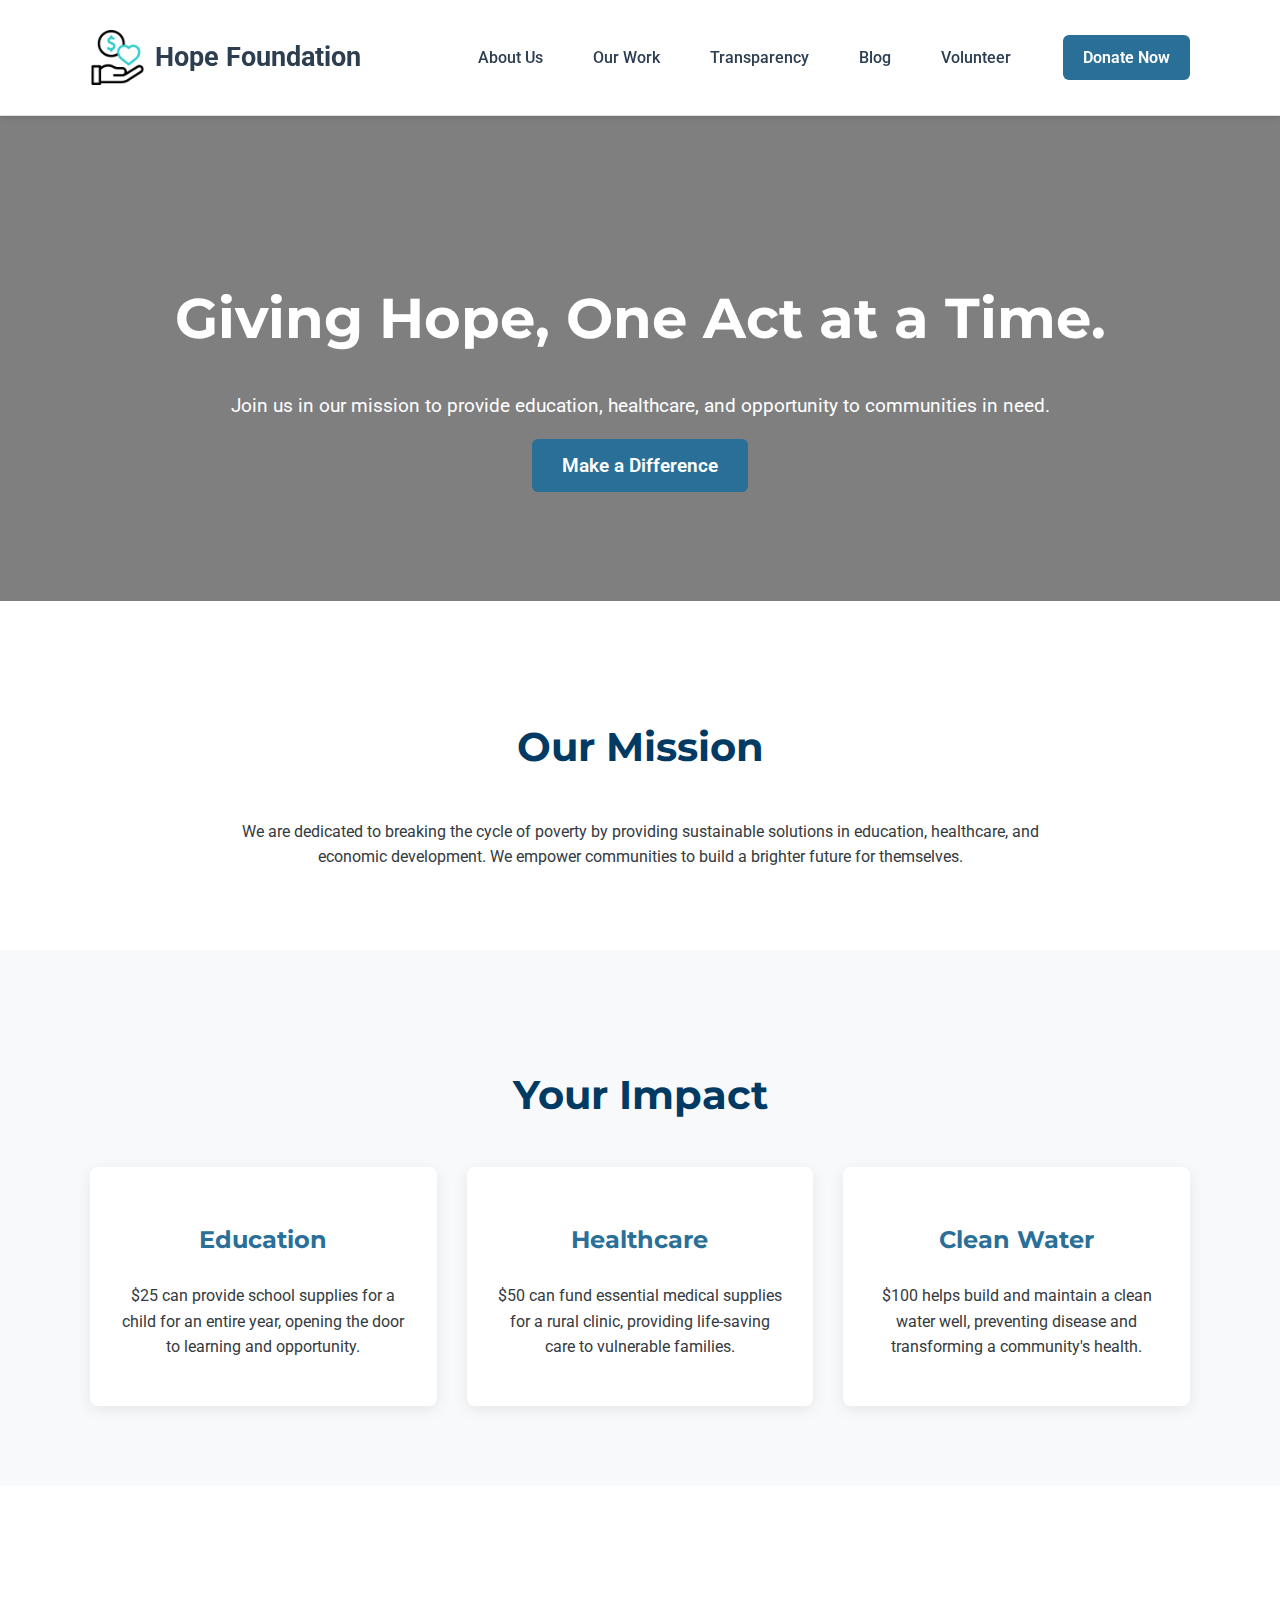
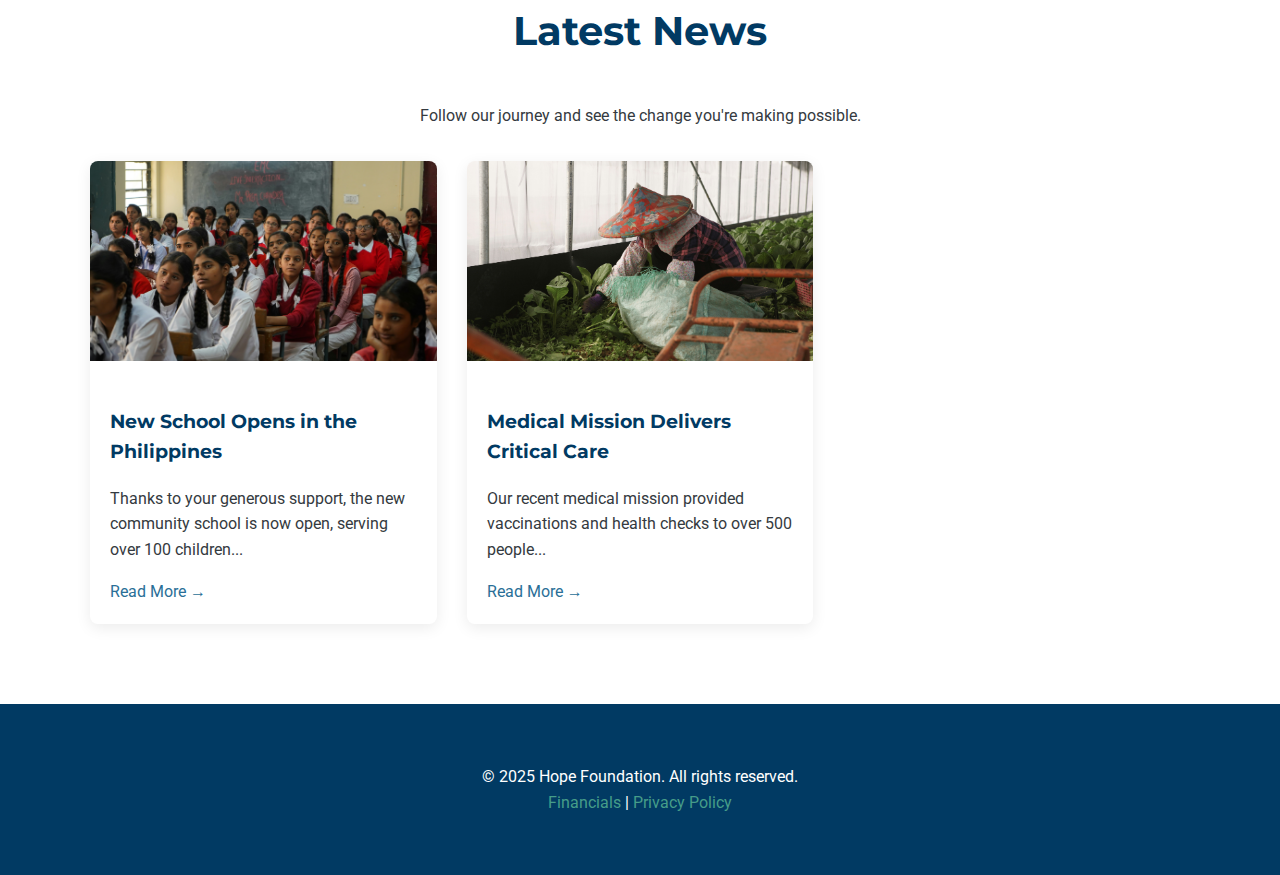
<file: index.html>
<!DOCTYPE html>
<html lang="en">
    <head>
        <meta charset="UTF-8">
        <meta name="viewport" content="width=device-width, initial-scale=1.0">
        <title>Hope Foundation - Changing Lives Together</title>
      
        <!-- Global Styles -->
        <link rel="stylesheet" href="css_file/base.css">

        <link rel="stylesheet" href="css_file/blog.css">
      
        <!-- Page-Specific Styles -->
        <link rel="stylesheet" href="css_file/home.css">
      
        <!-- Google Fonts -->
        <link href="https://fonts.googleapis.com/css2?family=Montserrat:wght@700&family=Roboto:wght@400;700&display=swap" rel="stylesheet">
      
        <!-- Font Awesome (optional if you need icons on homepage) -->
        <link rel="stylesheet" href="https://cdnjs.cloudflare.com/ajax/libs/font-awesome/6.5.1/css/all.min.css" 
              integrity="sha512-DTOQO9RWCH3ppGqcWaEA1BIZOC6xxalwEsw9c2QQeAIftl+Vegovlnee1c9QX4TctnWMn13TZye+giMm8e2LwA==" 
              crossorigin="anonymous" referrerpolicy="no-referrer" />
      </head>
      
<body>
    <header class="header">
        <div class="container navbar">
          <a href="index.html" class="logo">
            <img src="image/altruism.png" alt="Hope Foundation Logo" class="logo-img">
            <span class="logo-text">Hope Foundation</span>
          </a>
      
          <button class="nav-toggle" aria-label="toggle navigation">☰</button>
      
          <ul class="nav-links">
            <li><a href="about.html">About Us</a></li>
            <li><a href="projects.html">Our Work</a></li>
            <li><a href="transparency.html">Transparency</a></li>
            <li><a href="blog.html">Blog</a></li>
            <li><a href="volunteer.html">Volunteer</a></li>
          </ul>
      
          <a href="donate.html" class="donate-button">Donate Now</a>
        </div>
      </header>
      

    <main>
        <section class="hero">
            <div class="hero-content">
                <h1>Giving Hope, One Act at a Time.</h1>
                <p>Join us in our mission to provide education, healthcare, and opportunity to communities in need.</p>
                <a href="donate.html" class="donate-button" style="font-size: 1.2em; padding: 15px 30px;">Make a Difference</a>
            </div>
        </section>

        <section class="section">
            <div class="container">
                <h2>Our Mission</h2>
                <p style="max-width: 800px; margin: auto;">We are dedicated to breaking the cycle of poverty by providing sustainable solutions in education, healthcare, and economic development. We empower communities to build a brighter future for themselves.</p>
            </div>
        </section>

        <section class="section section-light">
            <div class="container">
                <h2>Your Impact</h2>
                <div class="grid-3">
                    <div class="grid-item">
                        <h3>Education</h3>
                        <p>$25 can provide school supplies for a child for an entire year, opening the door to learning and opportunity.</p>
                    </div>
                    <div class="grid-item">
                        <h3>Healthcare</h3>
                        <p>$50 can fund essential medical supplies for a rural clinic, providing life-saving care to vulnerable families.</p>
                    </div>
                    <div class="grid-item">
                        <h3>Clean Water</h3>
                        <p>$100 helps build and maintain a clean water well, preventing disease and transforming a community's health.</p>
                    </div>
                </div>
            </div>
        </section>

        <section class="section">
            <div class="container">
                 <h2>Latest News</h2>
                <p>Follow our journey and see the change you're making possible.</p>
                <!-- Placeholder for a couple of recent blog posts -->
                 <!-- This is the NEW, corrected code for the Home Page -->
                 <div class="blog-grid" style="margin-top: 2em;">
                    <div class="blog-card" id="blog-post-1">
                        <img src="image/blog/blog-image-1.jpg" alt="Children smiling in a classroom">
                        <div class="blog-card-content">
                            <h3>New School Opens in the Philippines</h3>
                            <p>Thanks to your generous support, the new community school is now open, serving over 100 children...</p>
                            <span class="full-content" style="display:none;">
                                This is the full, extended content for the "New School Opens" post. It could be several paragraphs long, with more details, images, etc. Lorem ipsum dolor sit amet, consectetur adipiscing elit. Sed do eiusmod tempor incididunt ut labore et dolore magna aliqua.
                            </span>
                            <a href="#" class="read-more-btn" data-target="blog-post-1">Read More &rarr;</a>
                        </div>
                    </div>
                    <div class="blog-card" id="blog-post-2">
                        <img src="image/blog/blog-image-3.jpg" alt="A volunteer helping with medical supplies">
                        <div class="blog-card-content">
                            <h3>Medical Mission Delivers Critical Care</h3>
                            <p>Our recent medical mission provided vaccinations and health checks to over 500 people...</p>
                            <span class="full-content" style="display:none;">
                                Here is the comprehensive update on the medical mission. We reached remote villages, provided essential vaccinations, and conducted health screenings for hundreds. The impact was profound. Ut enim ad minim veniam, quis nostrud exercitation ullamco laboris nisi ut aliquip ex ea commodo consequat.
                            </span>
                            <a href="#" class="read-more-btn" data-target="blog-post-2">Read More &rarr;</a>
                        </div>
                    </div>
                </div>
                </div>
            </div>
        </section>
    </main>

    <footer class="footer">
        <div class="container">
            <p>&copy; 2025 Hope Foundation. All rights reserved.</p>
            <p><a href="transparency.html">Financials</a> | <a href="#">Privacy Policy</a></p>
        </div>
    </footer>

    <script src="js/navigation.js"></script>
    <script src="js/blog-readmore.js"></script>
</body>
</html>
</file>
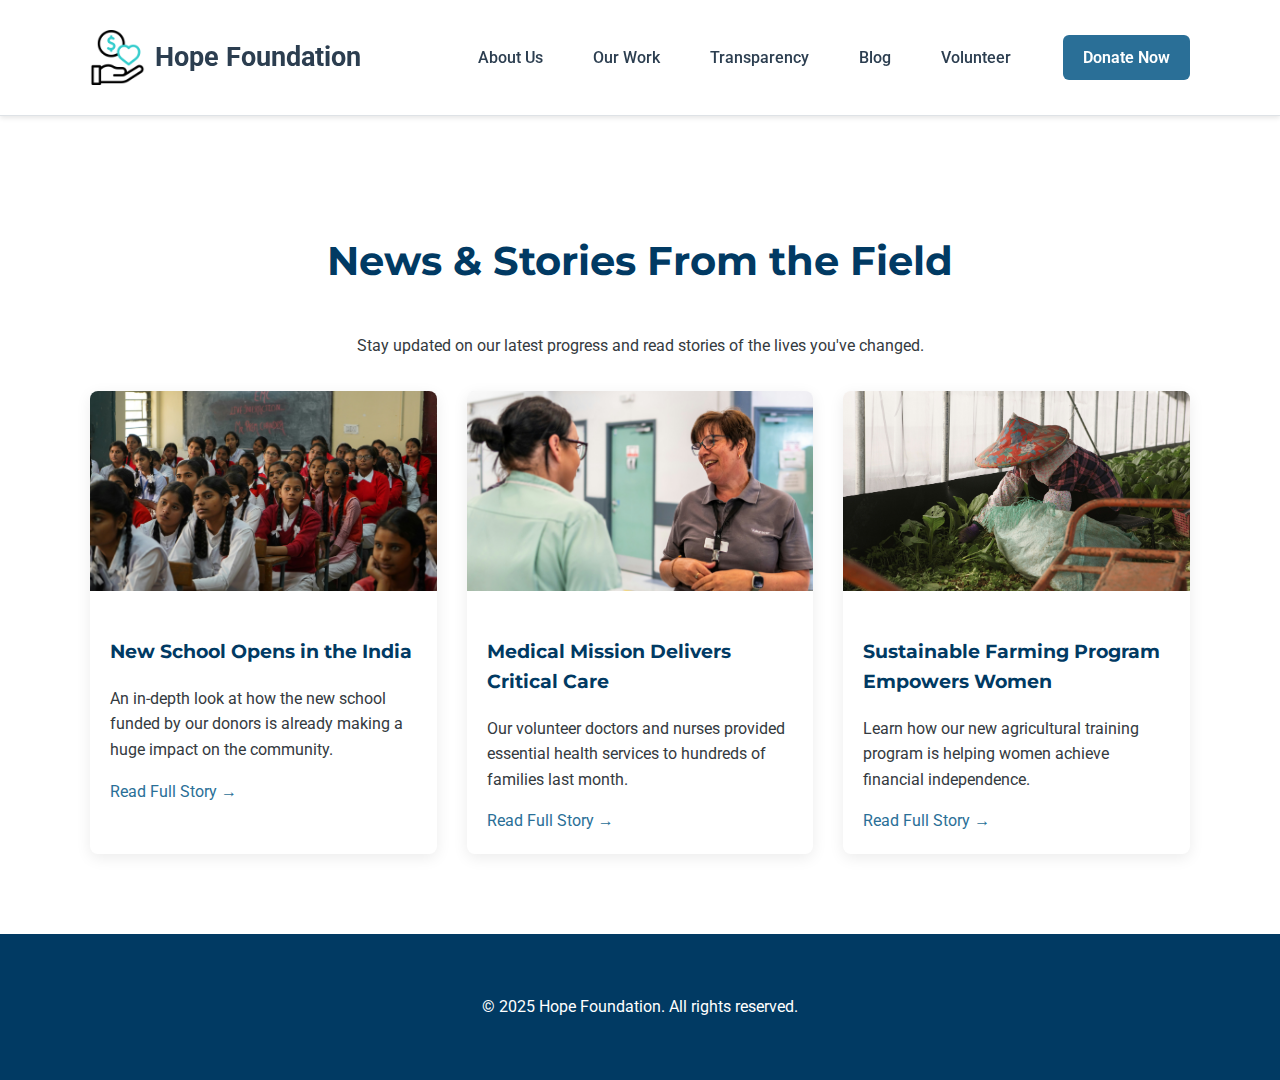
<file: blog.html>
<!-- blog.html -->
<!DOCTYPE html>
<html lang="en">
    <head>
        <meta charset="UTF-8">
        <meta name="viewport" content="width=device-width, initial-scale=1.0">
        <title>Blog - Hope Foundation</title>
      
        <!-- Global Styles -->
        <link rel="stylesheet" href="css_file/base.css">
        
        <link rel="stylesheet" href="css_file/home.css">
      
        <!-- Page-Specific Styles -->
        <link rel="stylesheet" href="css_file/blog.css">
      
        <!-- Google Fonts -->
        <link href="https://fonts.googleapis.com/css2?family=Montserrat:wght@700&family=Roboto:wght@400;700&display=swap" rel="stylesheet">
      
        <!-- Font Awesome (if you use icons in blog cards or elsewhere) -->
        <link rel="stylesheet" href="https://cdnjs.cloudflare.com/ajax/libs/font-awesome/6.5.1/css/all.min.css"
              integrity="sha512-DTOQO9RWCH3ppGqcWaEA1BIZOC6xxalwEsw9c2QQeAIftl+Vegovlnee1c9QX4TctnWMn13TZye+giMm8e2LwA=="
              crossorigin="anonymous" referrerpolicy="no-referrer" />
      </head>
      
<body>
    <header class="header">
        <div class="container navbar">
          <a href="index.html" class="logo">
            <img src="image/altruism.png" alt="Hope Foundation Logo" class="logo-img">
            <span class="logo-text">Hope Foundation</span>
          </a>
      
          <button class="nav-toggle" aria-label="toggle navigation">☰</button>
      
          <ul class="nav-links">
            <li><a href="about.html">About Us</a></li>
            <li><a href="projects.html">Our Work</a></li>
            <li><a href="transparency.html">Transparency</a></li>
            <li><a href="blog.html">Blog</a></li>
            <li><a href="volunteer.html">Volunteer</a></li>
          </ul>
      
          <a href="donate.html" class="donate-button">Donate Now</a>
        </div>
      </header>

    <main>
        <section class="section">
            <div class="container">
                <h2>News & Stories From the Field</h2>
                <p>Stay updated on our latest progress and read stories of the lives you've changed.</p>
                <!-- This is the NEW, corrected code for the Blog Page -->
<div class="blog-grid" style="margin-top: 2em;">
    <!-- Blog Post 1 -->
    <div class="blog-card">
        <!-- Path updated -->
        <img src="image/blog/blog-image-1.jpg" alt="Children in a classroom">
        <div class="blog-card-content">
            <h3>New School Opens in the India</h3>
            <p>An in-depth look at how the new school funded by our donors is already making a huge impact on the community.</p>
            <a href="#">Read Full Story &rarr;</a>
        </div>
    </div>
    <!-- Blog Post 2 -->
    <div class="blog-card">
        <!-- Path updated -->
        <img src="image/blog/blog-image-2.jpg" alt="Medical volunteer">
        <div class="blog-card-content">
            <h3>Medical Mission Delivers Critical Care</h3>
            <p>Our volunteer doctors and nurses provided essential health services to hundreds of families last month.</p>
            <a href="#">Read Full Story &rarr;</a>
        </div>
    </div>
     <!-- Blog Post 3 -->
    <div class="blog-card">
        <!-- Path updated -->
        <img src="image/blog/blog-image-3.jpg" alt="Woman farming">
        <div class="blog-card-content">
            <h3>Sustainable Farming Program Empowers Women</h3>
            <p>Learn how our new agricultural training program is helping women achieve financial independence.</p>
            <a href="#">Read Full Story &rarr;</a>
        </div>
    </div>
</div>
            </div>
        </section>
    </main>

    <footer class="footer">
        <div class="container">
            <p>&copy; 2025 Hope Foundation. All rights reserved.</p>
        </div>
    </footer>
    <script src="js/navigation.js"></script>
    <script src="js/blog-readmore.js"></script>
</body>
</html>
</file>
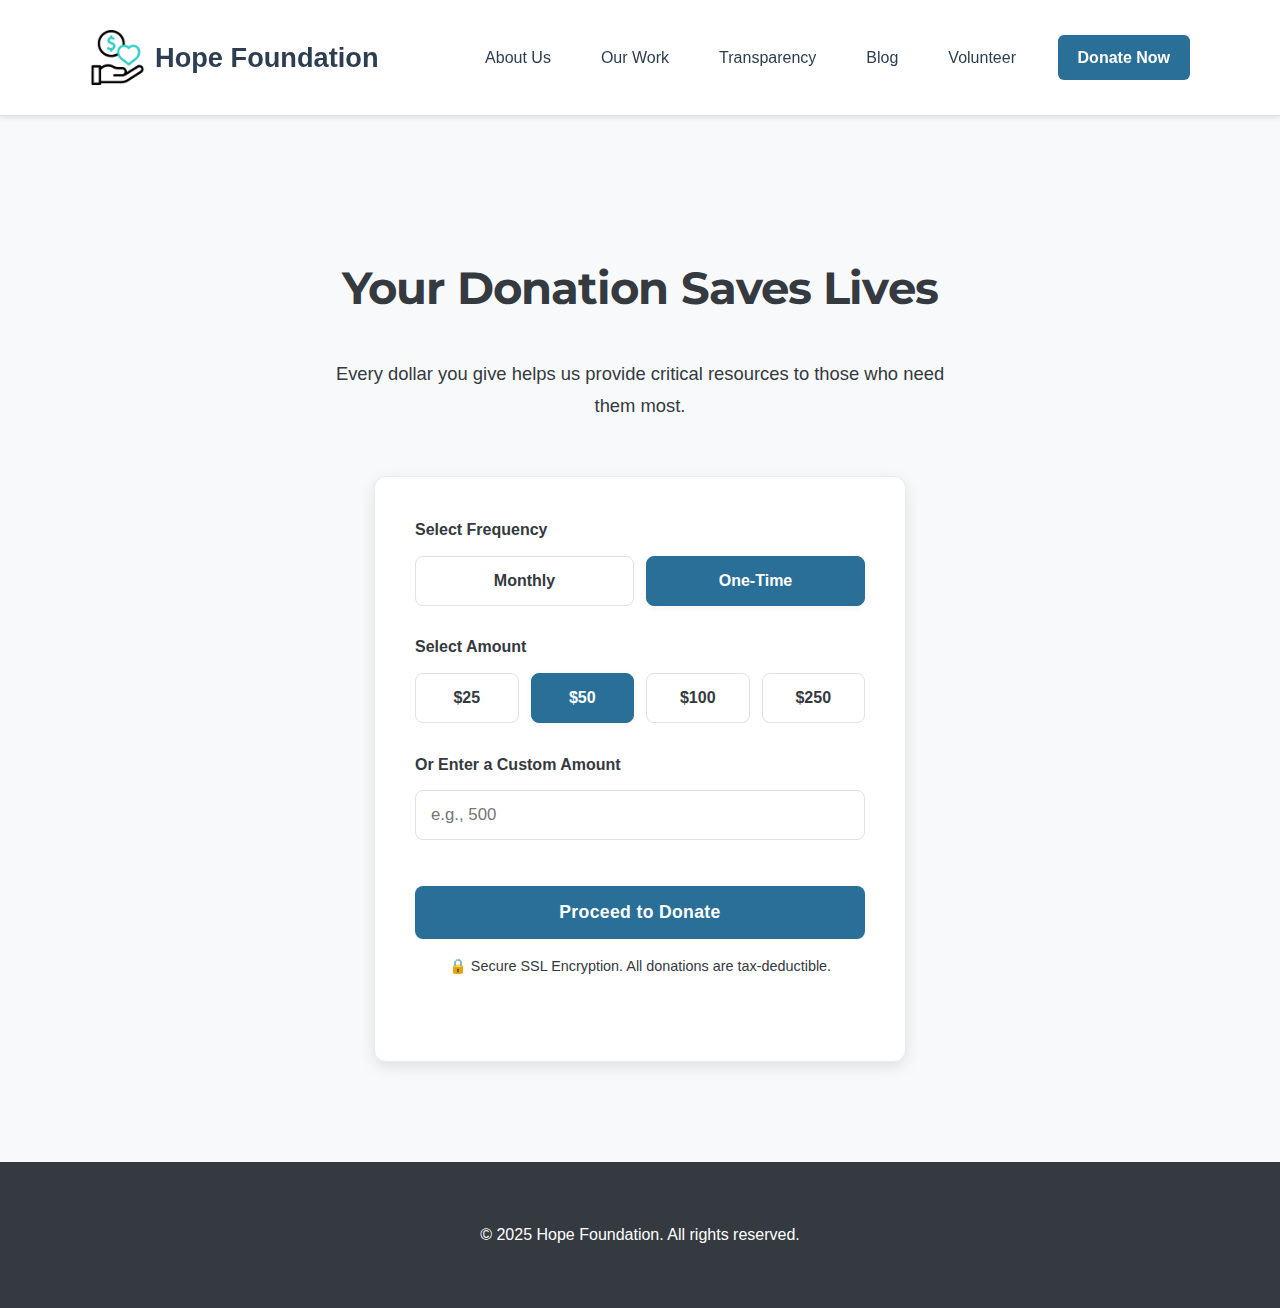
<file: donate.html>
<!-- donate.html (Updated) -->
<!DOCTYPE html>
<html lang="en">
    <head>
        <meta charset="UTF-8">
        <meta name="viewport" content="width=device-width, initial-scale=1.0">
        <title>Donate - Hope Foundation</title>
      
        <!-- Global Styles -->
        <link rel="stylesheet" href="css_file/base.css">

        <link rel="stylesheet" href="css_file/home.css">

        <link rel="stylesheet" href="css_file/about.css">
      
        <!-- Page-Specific Styles -->
        <link rel="stylesheet" href="css_file/donate.css">
      
        <!-- Google Fonts -->
        <link href="https://fonts.googleapis.com/css2?family=Montserrat:wght@700&family=Roboto:wght@400;700&display=swap" rel="stylesheet">
      
        <!-- Font Awesome (for icons if used in buttons or forms) -->
        <link rel="stylesheet" href="https://cdnjs.cloudflare.com/ajax/libs/font-awesome/6.5.1/css/all.min.css" 
              integrity="sha512-DTOQO9RWCH3ppGqcWaEA1BIZOC6xxalwEsw9c2QQeAIftl+Vegovlnee1c9QX4TctnWMn13TZye+giMm8e2LwA==" 
              crossorigin="anonymous" referrerpolicy="no-referrer" />
      </head>
      
<body>
    <header class="header">
        <div class="container navbar">
          <a href="index.html" class="logo">
            <img src="image/altruism.png" alt="Hope Foundation Logo" class="logo-img">
            <span class="logo-text">Hope Foundation</span>
          </a>
      
          <button class="nav-toggle" aria-label="toggle navigation">☰</button>
      
          <ul class="nav-links">
            <li><a href="about.html">About Us</a></li>
            <li><a href="projects.html">Our Work</a></li>
            <li><a href="transparency.html">Transparency</a></li>
            <li><a href="blog.html">Blog</a></li>
            <li><a href="volunteer.html">Volunteer</a></li>
          </ul>
      
          <a href="donate.html" class="donate-button">Donate Now</a>
        </div>
      </header>
    <main>
        <section class="section">
            <div class="container">
                <h2>Your Donation Saves Lives</h2>
                <p>Every dollar you give helps us provide critical resources to those who need them most.</p>
                <div class="form-container" id="donation-form-container">
                    <!-- Donation Frequency -->
                    <div class="form-group">
                        <label>Select Frequency</label>
                        <div class="btn-group" id="frequency-group">
                            <button type="button" class="btn-toggle">Monthly</button>
                            <button type="button" class="btn-toggle active">One-Time</button>
                        </div>
                    </div>
                    
                    <!-- Donation Amount -->
                    <div class="form-group">
                        <label>Select Amount</label>
                         <div class="btn-group" id="amount-group">
                            <button type="button" class="btn-toggle" data-amount="25">$25</button>
                            <button type="button" class="btn-toggle active" data-amount="50">$50</button>
                            <button type="button" class="btn-toggle" data-amount="100">$100</button>
                            <button type="button" class="btn-toggle" data-amount="250">$250</button>
                        </div>
                    </div>

                    <div class="form-group">
                        <label for="custom-amount">Or Enter a Custom Amount</label>
                        <input type="number" id="custom-amount" name="custom-amount" placeholder="e.g., 500">
                    </div>
                    
                    <!-- IMPORTANT: Changed this button's class -->
                    <button class="donate-button form-button btn-submit" style="margin-top: 1em;">Proceed to Donate</button>
                    
                    <p style="text-align: center; margin-top: 1em; font-size: 0.9em;">
                        🔒 Secure SSL Encryption. All donations are tax-deductible.
                    </p>
                </div>
            </div>
        </section>
    </main>

    <footer class="footer">
        <div class="container">
            <p>&copy; 2025 Hope Foundation. All rights reserved.</p>
        </div>
    </footer>
    <script src="js/navigation.js"></script>
    <script src="js/donation-form.js"></script>
</body>
</html>
</file>
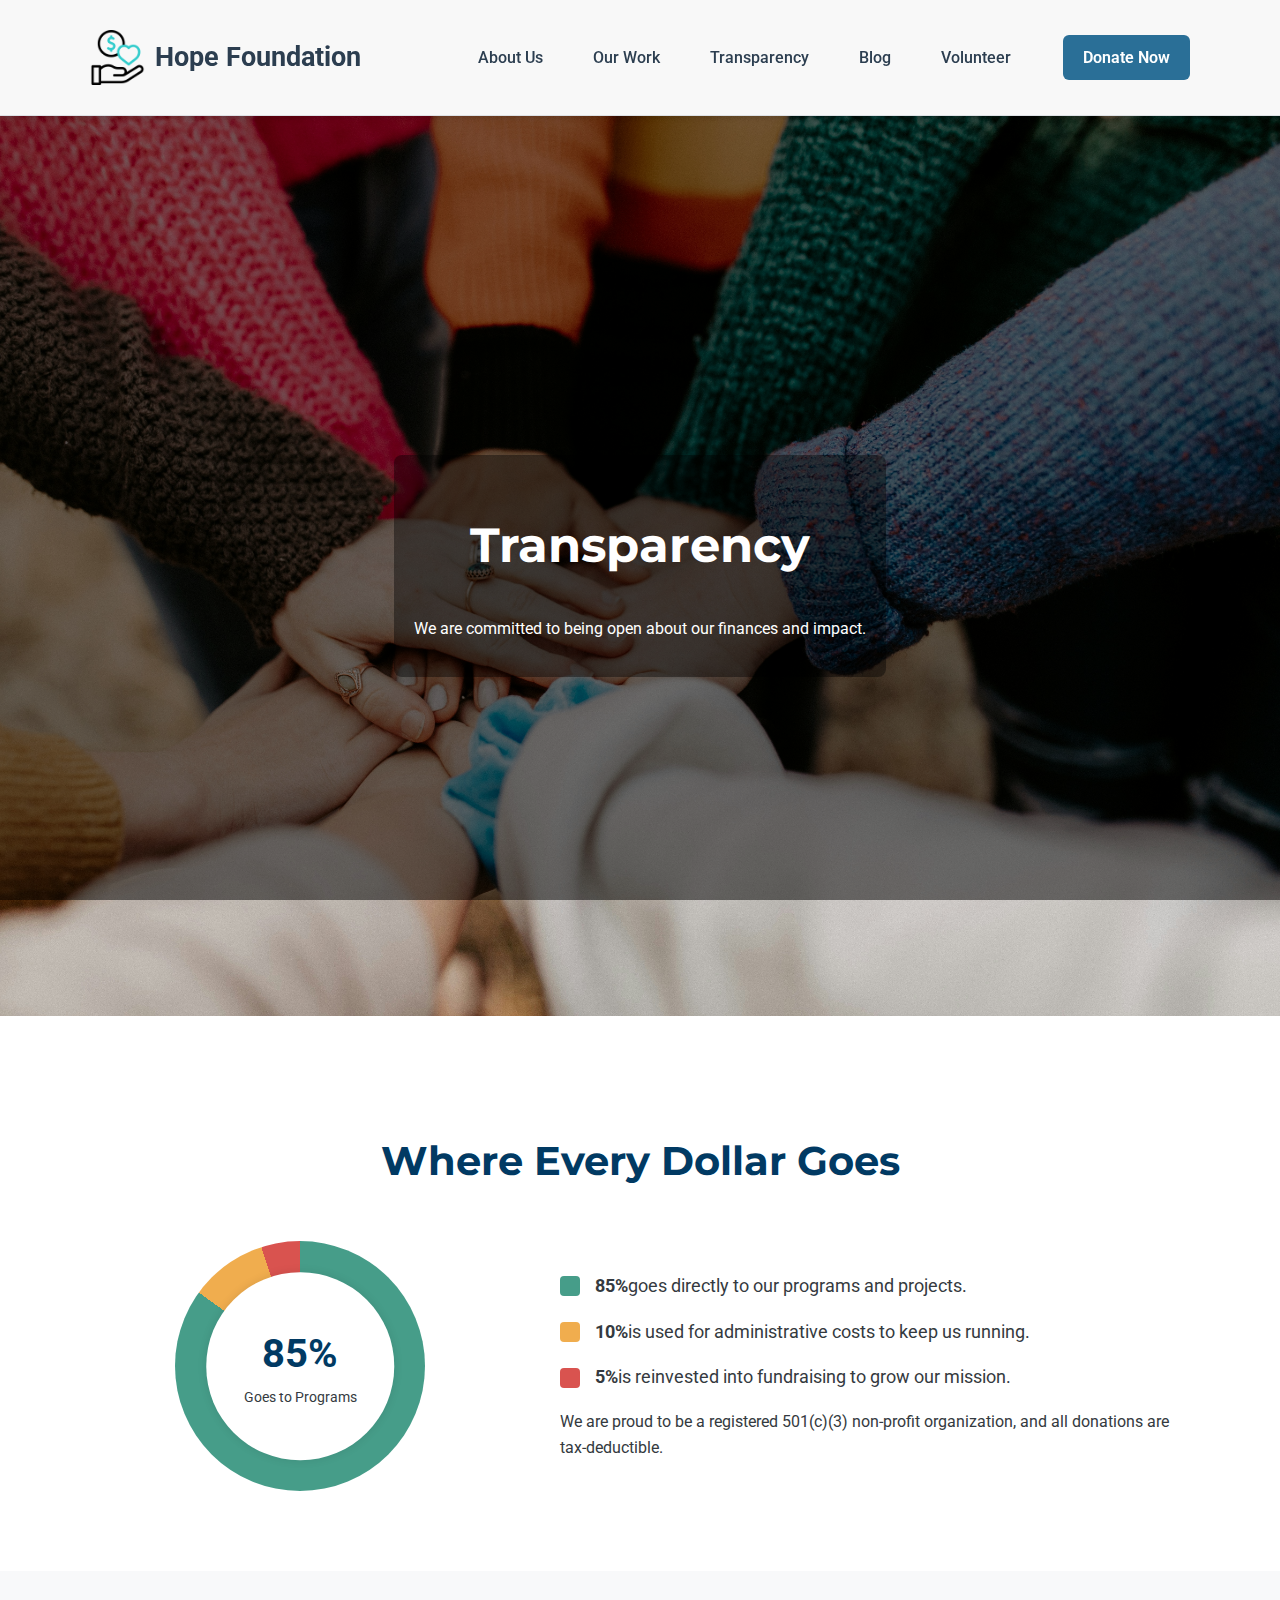
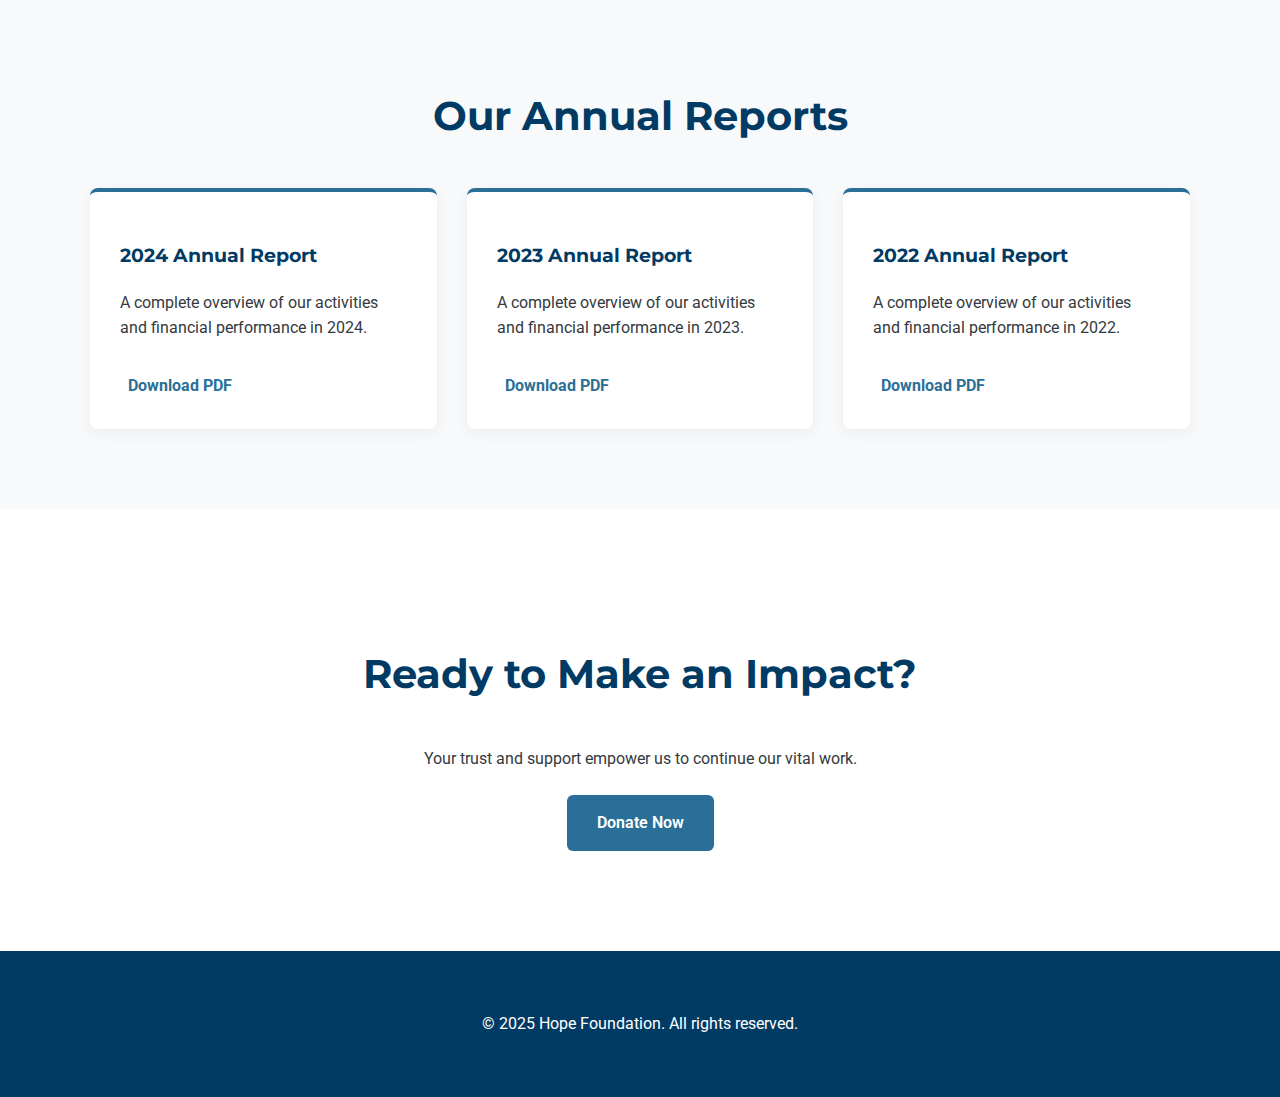
<file: transparency.html>
<!-- transparency.html (Updated & More Engaging) -->
<!DOCTYPE html>
<html lang="en">
    <head>
        <meta charset="UTF-8">
        <meta name="viewport" content="width=device-width, initial-scale=1.0">
        <title>Transparency - Hope Foundation</title>
      
        <!-- Global Styles -->
        <link rel="stylesheet" href="css_file/base.css">

        <link rel="stylesheet" href="css_file/home.css">

        <link rel="stylesheet" href="css_file/about.css">
      
        <!-- Page-Specific Styles -->
        <link rel="stylesheet" href="css_file/transparency.css">
      
        <!-- Google Fonts -->
        <link href="https://fonts.googleapis.com/css2?family=Montserrat:wght@700&family=Roboto:wght@400;700&display=swap" rel="stylesheet">
      
        <!-- Font Awesome Icon Library -->
        <link rel="stylesheet" href="https://cdnjs.cloudflare.com/ajax/libs/font-awesome/6.5.1/css/all.min.css" 
              integrity="sha512-DTOQO9RWCH3ppGqcWaEA1BIZOC6xxalwEsw9c2QQeAIftl+Vegovlnee1c9QX4TctnWMn13TZye+giMm8e2LwA==" 
              crossorigin="anonymous" referrerpolicy="no-referrer" />
      </head>
      
<body>
    <header class="header">
        <div class="container navbar">
          <a href="index.html" class="logo">
            <img src="image/altruism.png" alt="Hope Foundation Logo" class="logo-img">
            <span class="logo-text">Hope Foundation</span>
          </a>
      
          <button class="nav-toggle" aria-label="toggle navigation">☰</button>
      
          <ul class="nav-links">
            <li><a href="about.html">About Us</a></li>
            <li><a href="projects.html">Our Work</a></li>
            <li><a href="transparency.html">Transparency</a></li>
            <li><a href="blog.html">Blog</a></li>
            <li><a href="volunteer.html">Volunteer</a></li>
          </ul>
      
          <a href="donate.html" class="donate-button">Donate Now</a>
        </div>
      </header>

    <main>
        <!-- Section 1: Page Hero -->
        <section class="page-hero">
            <div class="hero-content">
              <h1>Transparency</h1>
              <p>We are committed to being open about our finances and impact.</p>
            </div>
          </section>          

        <!-- Section 2: Financial Breakdown with Chart -->
        <section class="section">
            <div class="container">
                <h2>Where Every Dollar Goes</h2>
                <div class="financial-breakdown">
                    <!-- The Visual Donut Chart -->
                    <div class="chart-container">
                        <div class="donut-chart">
                            <div class="chart-center-text">
                                <span>85%</span>
                                <p>Goes to Programs</p>
                            </div>
                        </div>
                    </div>
                    <!-- The Text Details -->
                    <div class="details-container">
                        <ul class="financial-list">
                            <li><span class="color-box program"></span><strong>85%</strong> goes directly to our programs and projects.</li>
                            <li><span class="color-box admin"></span><strong>10%</strong> is used for administrative costs to keep us running.</li>
                            <li><span class="color-box fundraising"></span><strong>5%</strong> is reinvested into fundraising to grow our mission.</li>
                        </ul>                        
                        <p>We are proud to be a registered 501(c)(3) non-profit organization, and all donations are tax-deductible.</p>
                    </div>
                </div>
            </div>
        </section>

        <!-- Section 3: Annual Reports -->
        <section class="section section-light">
            <div class="container">
                <h2>Our Annual Reports</h2>
                <div class="reports-grid">
                    <!-- Report 1 -->
                    <div class="report-card">
                        <h3>2024 Annual Report</h3>
                        <p>A complete overview of our activities and financial performance in 2024.</p>
                        <!-- Change the href to "#" and add a class for JS to target -->
                        <a href="#" class="report-download-link download-trigger" data-pdf-url="reports/annual-report-2024.pdf" data-report-title="2024 Annual Report">
                            <i class="fa-solid fa-file-arrow-down"></i> Download PDF
                        </a>
                    </div>
                    <!-- Report 2 -->
                    <div class="report-card">
                        <h3>2023 Annual Report</h3>
                        <p>A complete overview of our activities and financial performance in 2023.</p>
                        <a href="#" class="report-download-link download-trigger" data-pdf-url="reports/annual-report-2023.pdf" data-report-title="2023 Annual Report">
                            <i class="fa-solid fa-file-arrow-down"></i> Download PDF
                        </a>
                    </div>
                    <!-- Report 3 -->
                    <div class="report-card">
                        <h3>2022 Annual Report</h3>
                        <p>A complete overview of our activities and financial performance in 2022.</p>
                        <a href="#" class="report-download-link download-trigger" data-pdf-url="reports/annual-report-2022.pdf" data-report-title="2022 Annual Report">
                            <i class="fa-solid fa-file-arrow-down"></i> Download PDF
                        </a>
                    </div>
                </div>
                
                <!-- The Modal HTML Structure -->
                <div id="downloadModal" class="modal">
                    <div class="modal-content">
                        <span class="close-button">&times;</span>
                        <h2>Download Report</h2>
                        <p>Do you want to download <strong id="modalReportTitle"></strong>?</p>
                        <div class="modal-buttons">
                            <button id="confirmDownloadBtn" class="confirm-button">Download</button>
                            <button id="cancelDownloadBtn" class="cancel-button">Cancel</button>
                        </div>
                    </div>
                </div>
            </div>
        </section>
        
        <!-- Section 4: Call to Action -->
        <section class="section">
            <div class="container cta-section">
                <h2>Ready to Make an Impact?</h2>
                <p>Your trust and support empower us to continue our vital work.</p>
                <div class="cta-buttons">
                    <a href="donate.html" class="donate-button" style="padding: 15px 30px;">Donate Now</a>
                </div>
            </div>
        </section>

    </main>

    <footer class="footer">
        <div class="container">
            <p>&copy; 2025 Hope Foundation. All rights reserved.</p>
        </div>
    </footer>
    <script src="js/navigation.js"></script>
    <script src="js/modal.js"></script>
</body>
</html>
</file>
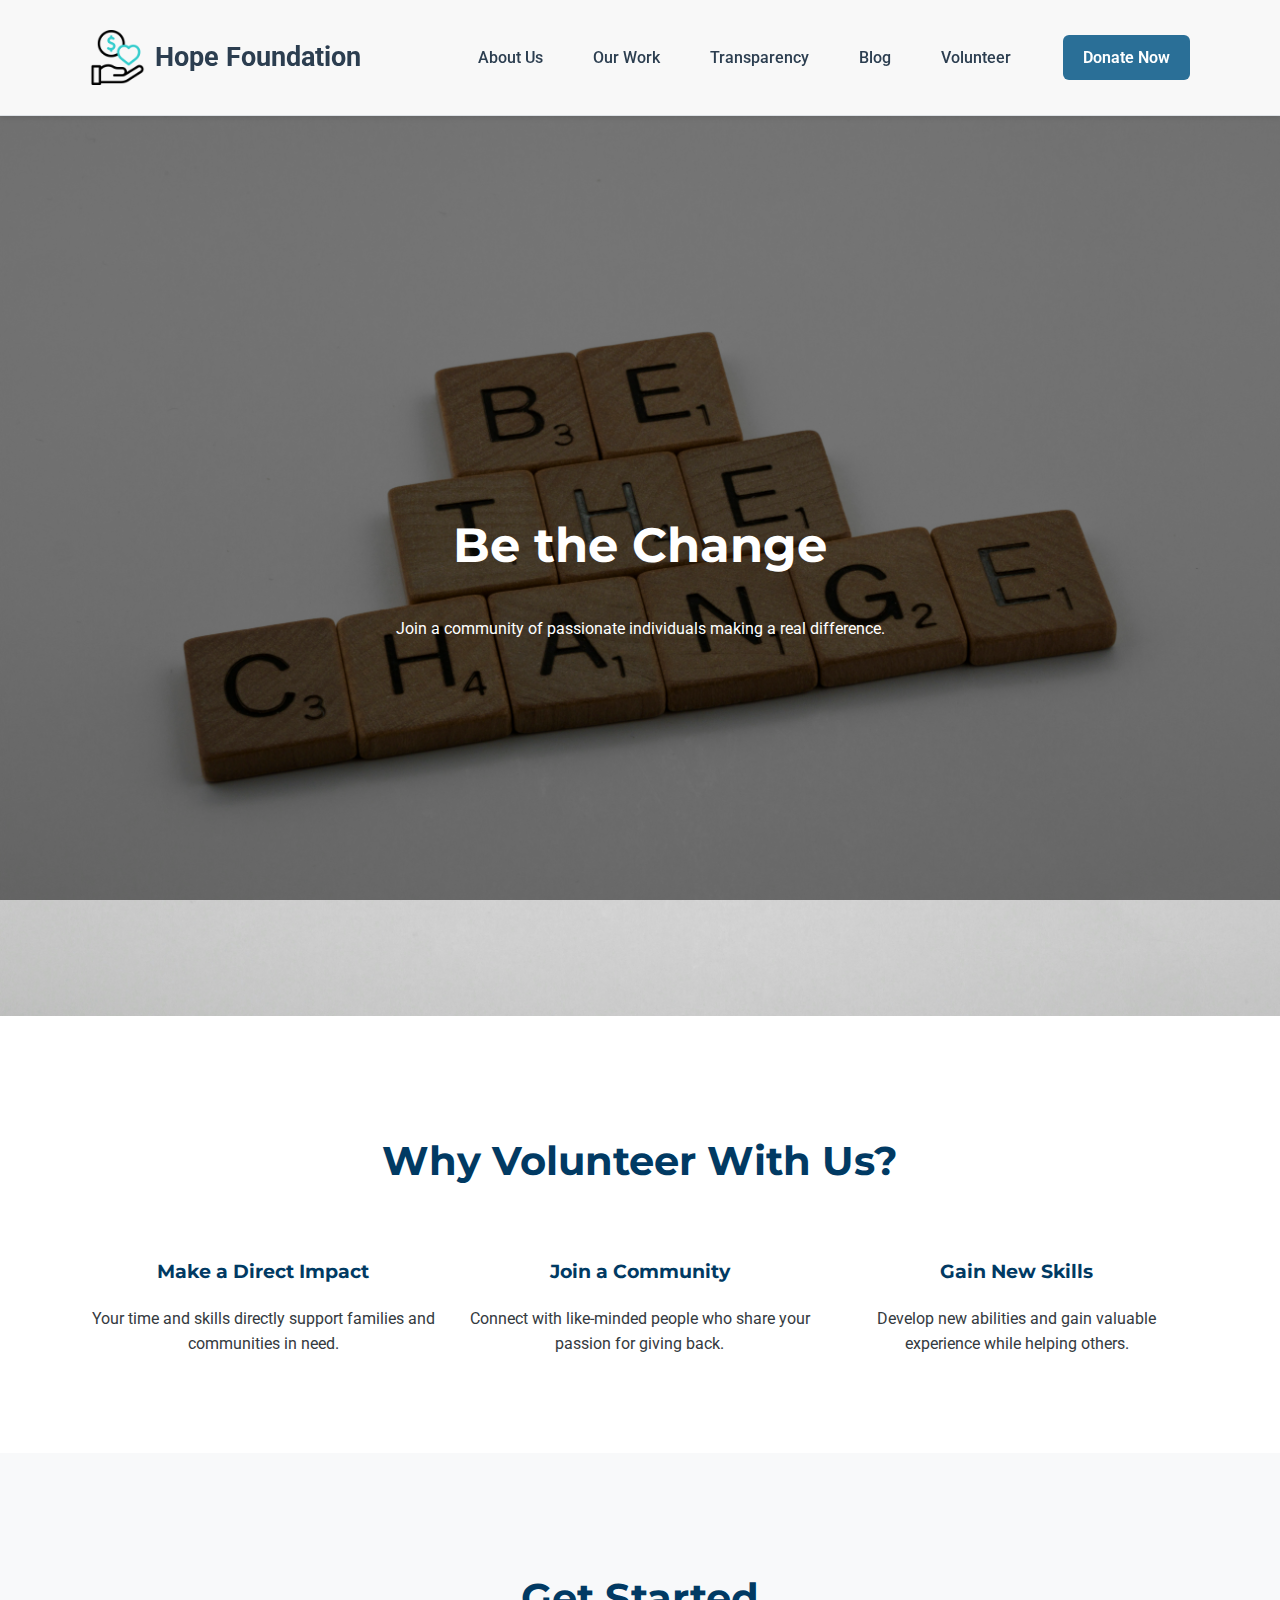
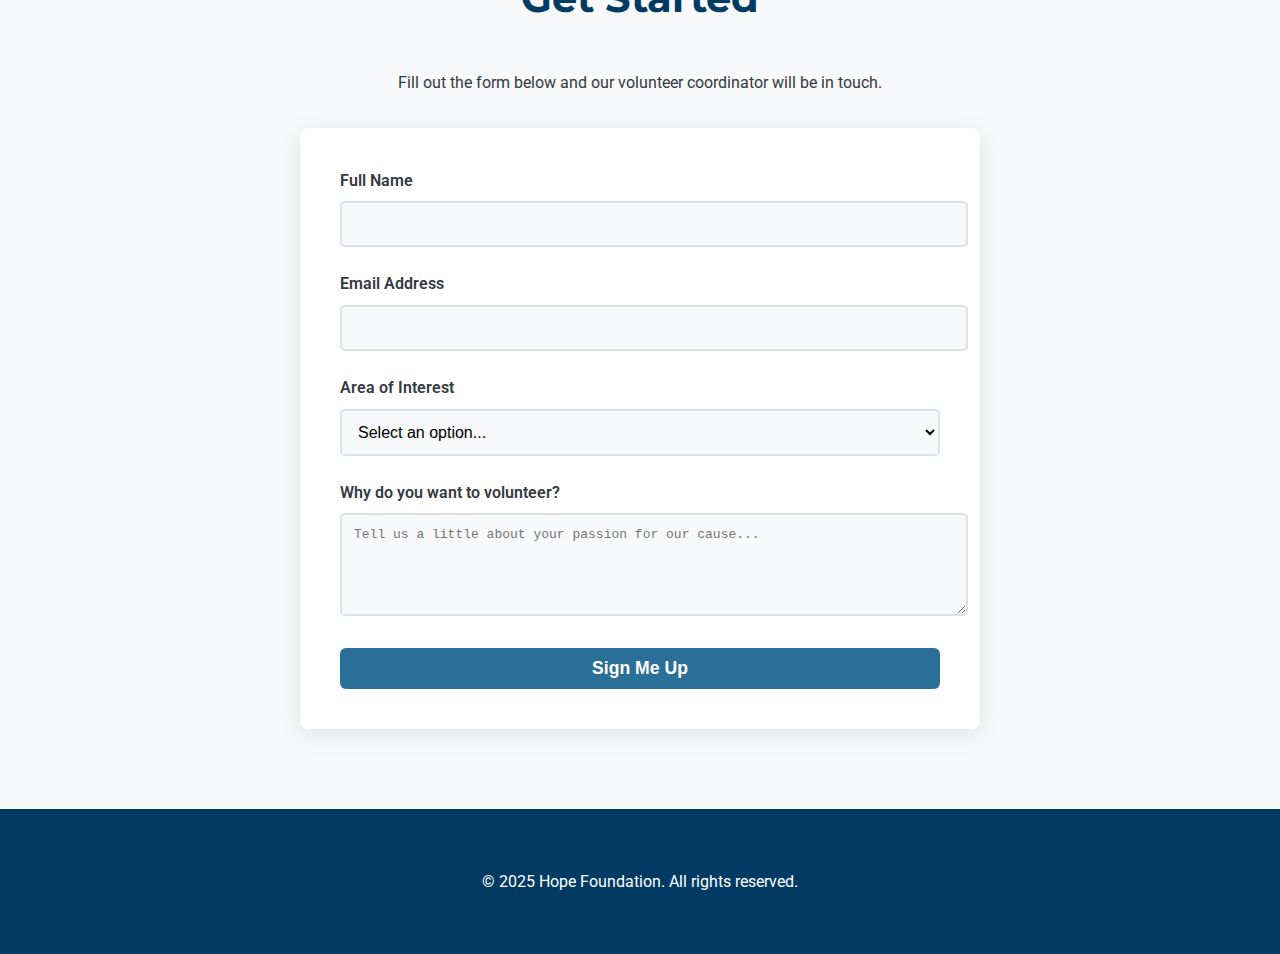
<file: volunteer.html>
<!-- volunteer.html (Updated & More Engaging) -->
<!DOCTYPE html>
<html lang="en">
    <head>
        <meta charset="UTF-8">
        <meta name="viewport" content="width=device-width, initial-scale=1.0">
        <title>Volunteer - Hope Foundation</title>
      
        <!-- Global Styles -->
        <link rel="stylesheet" href="css_file/base.css">

        <link rel="stylesheet" href="css_file/home.css">

        <link rel="stylesheet" href="css_file/about.css">
      
        <!-- Page-Specific Styles -->
        <link rel="stylesheet" href="css_file/volunteer.css">
      
        <!-- Google Fonts -->
        <link href="https://fonts.googleapis.com/css2?family=Montserrat:wght@700&family=Roboto:wght@400;700&display=swap" rel="stylesheet">
      
        <!-- Font Awesome Icon Library -->
        <link rel="stylesheet" href="https://cdnjs.cloudflare.com/ajax/libs/font-awesome/6.5.1/css/all.min.css" 
              integrity="sha512-DTOQO9RWCH3ppGqcWaEA1BIZOC6xxalwEsw9c2QQeAIftl+Vegovlnee1c9QX4TctnWMn13TZye+giMm8e2LwA==" 
              crossorigin="anonymous" referrerpolicy="no-referrer" />
      </head>
      
<body>
    <header class="header">
        <div class="container navbar">
          <a href="index.html" class="logo">
            <img src="image/altruism.png" alt="Hope Foundation Logo" class="logo-img">
            <span class="logo-text">Hope Foundation</span>
          </a>
      
          <button class="nav-toggle" aria-label="toggle navigation">☰</button>
      
          <ul class="nav-links">
            <li><a href="about.html">About Us</a></li>
            <li><a href="projects.html">Our Work</a></li>
            <li><a href="transparency.html">Transparency</a></li>
            <li><a href="blog.html">Blog</a></li>
            <li><a href="volunteer.html">Volunteer</a></li>
          </ul>
      
          <a href="donate.html" class="donate-button">Donate Now</a>
        </div>
      </header>

    <main>
        <!-- Section 1: Page Hero -->
        <section class="page-hero" style="background-image: url('image/volunteer/volunteer-hero.jpg');">
            <div class="hero-content">
                <h1>Be the Change</h1>
                <p>Join a community of passionate individuals making a real difference.</p>
            </div>
        </section>

        <!-- Section 2: Why Volunteer? -->
        <section class="section">
            <div class="container">
                <h2>Why Volunteer With Us?</h2>
                <div class="volunteer-perks-grid">
                    <div class="perk-card">
                        <div class="perk-icon"><i class="fa-solid fa-hands-holding-child"></i></div>
                        <h3>Make a Direct Impact</h3>
                        <p>Your time and skills directly support families and communities in need.</p>
                    </div>
                    <div class="perk-card">
                        <div class="perk-icon"><i class="fa-solid fa-users"></i></div>
                        <h3>Join a Community</h3>
                        <p>Connect with like-minded people who share your passion for giving back.</p>
                    </div>
                    <div class="perk-card">
                        <div class="perk-icon"><i class="fa-solid fa-brain"></i></div>
                        <h3>Gain New Skills</h3>
                        <p>Develop new abilities and gain valuable experience while helping others.</p>
                    </div>
                </div>
            </div>
        </section>
        
        <!-- Section 3: The Sign-up Form -->
        <section class="section section-light">
            <div class="container">
                <h2>Get Started</h2>
                <p>Fill out the form below and our volunteer coordinator will be in touch.</p>
                <div class="form-container styled-form">
                    <form id="volunteer-form">
                        <div class="form-group">
                            <label for="name">Full Name</label>
                            <input type="text" id="name" name="name" required>
                        </div>
                        <div class="form-group">
                            <label for="email">Email Address</label>
                            <input type="email" id="email" name="email" required>
                        </div>
                        <div class="form-group">
                            <label for="interest">Area of Interest</label>
                            <select id="interest" name="interest">
                                <option value="" disabled selected>Select an option...</option>
                                <option value="events">Events</option>
                                <option value="fundraising">Fundraising</option>
                                <option value="admin">Administrative</option>
                                <option value="field-work">Field Work (if applicable)</option>
                            </select>
                        </div>
                        <div class="form-group">
                            <label for="message">Why do you want to volunteer?</label>
                            <textarea id="message" name="message" rows="5" placeholder="Tell us a little about your passion for our cause..."></textarea>
                        </div>
                        <button type="submit" class="donate-button form-button">Sign Me Up</button>
                    </form>
                </div>
            </div>
        </section>

    </main>

    <footer class="footer">
        <div class="container">
            <p>&copy; 2025 Hope Foundation. All rights reserved.</p>
        </div>
    </footer>
    <script src="js/navigation.js"></script>
    <script src="js/volunteer-form.js"></script>
</body>
</html>
</file>
<file: css_file/base.css>
/* General Body & Typography */
:root {
    --primary-color: #2a6f97; /* A calming, trustworthy blue */
    --secondary-color: #013a63;
    --accent-color: #469d89; /* A hopeful green for buttons */
    --light-gray: #f8f9fa;
    --dark-text: #343a40;
    --light-text: #ffffff;
}

body {
    font-family: 'Segoe UI', 'Roboto', 'Helvetica Neue', Arial, sans-serif;
    margin: 0;
    color: var(--dark-text);
    line-height: 1.6;
}

h1, h2, h3, h4 {
    font-family: 'Montserrat', sans-serif; /* A modern, clean font for headings */
    color: var(--secondary-color);
    font-weight: 700;
}

p {
    margin-bottom: 1rem;
}

a {
    color: var(--primary-color);
    text-decoration: none;
}

a:hover {
    text-decoration: underline;
}

.container {
    width: 90%;
    max-width: 1100px;
    margin: 0 auto;
    padding: 20px 0;
}

/* Header & Navigation */
.header {
    background: var(--light-text);
    padding: 15px 0;
    border-bottom: 1px solid #dee2e6;
    position: sticky;
    top: 0;
    z-index: 1000;
    width: 100%;
}

.navbar {
    display: flex;
    justify-content: space-between;
    align-items: center;
}

.logo {
    font-size: 1.5em;
    font-weight: bold;
    color: var(--primary-color);
}

.nav-links {
    list-style: none;
    display: flex;
    margin: 0;
}

.nav-links li {
    margin-left: 25px;
}

.nav-links a {
    color: var(--secondary-color);
    font-weight: 600;
}

.donate-button {
    background-color: var(--accent-color);
    color: var(--light-text);
    padding: 10px 20px;
    border-radius: 5px;
    font-weight: bold;
    transition: background-color 0.3s ease;
}

.donate-button:hover {
    background-color: #3a8a7a;
    text-decoration: none;
}

.nav-toggle {
    display: none; /* Hidden on desktop */
    font-size: 24px;
    background: none;
    border: none;
    cursor: pointer;
}

/* Footer */
.footer {
    background: var(--secondary-color);
    color: var(--light-text);
    padding: 40px 0;
    text-align: center;
}
.footer p {
    margin: 0;
}
.footer a {
    color: var(--accent-color);
}

/* Responsive Design */
@media (max-width: 768px) {
    .nav-links {
        display: none;
        flex-direction: column;
        width: 100%;
        position: absolute;
        top: 60px;
        left: 0;
        background: var(--light-text);
    }
    .nav-links.active {
        display: flex;
    }
    .nav-links li {
        text-align: center;
        margin: 15px 0;
    }
    .nav-toggle {
        display: block;
    }
    .hero h1 {
        font-size: 2.5em;
    }
    .grid-3 {
        grid-template-columns: 1fr;
    }
}

/* Forms */
.form-container {
    max-width: 600px;
    margin: 0 auto;
    text-align: left;
}
.form-group {
    margin-bottom: 1.5rem;
}
.form-group label {
    display: block;
    margin-bottom: 0.5rem;
    font-weight: 600;
}
.form-group input,
.form-group textarea,
.form-group select {
    width: 100%;
    padding: 12px;
    border: 1px solid #ccc;
    border-radius: 5px;
    font-size: 1em;
}
.form-button {
    width: 100%;
    padding: 15px;
    font-size: 1.1em;
    border: none;
    cursor: pointer;
}
/* -------------------- */
/* Header & Navigation */
/* -------------------- */
.header {
    background-color: rgba(255, 255, 255, 0.95);
    box-shadow: 0 2px 5px rgba(0, 0, 0, 0.1);
    position: sticky;
    top: 0;
    z-index: 1000;
  }
  
  .navbar {
    display: flex;
    align-items: center;
    justify-content: space-between;
    padding: 15px 40px;
  }
  
  .logo {
    display: flex;
    align-items: center;
    gap: 10px;
    text-decoration: none;
  }
  
  .logo-img {
    height: 55px;
    width: auto;
  }
  
  .logo-text {
    font-size: 1.7rem;
    font-weight: 700;
    color: #2c3e50;
  }
  
  .nav-links {
    list-style: none;
    display: flex;
    gap: 25px;
  }
  
  .nav-links a {
    text-decoration: none;
    color: #2c3e50;
    font-weight: 500;
    transition: color 0.3s;
  }
  
  .nav-links a:hover {
    color: var(--primary-color, #0077cc);
  }
  
  .donate-button {
    background-color: var(--primary-color, #0077cc);
    color: white;
    padding: 10px 20px;
    border-radius: 6px;
    text-decoration: none;
    font-weight: 600;
    transition: background 0.3s;
  }
  
  .donate-button:hover {
    background-color: #005fa3;
  }
  
  /* Mobile Responsive Menu */
  .nav-toggle {
    display: none;
    font-size: 24px;
    background: none;
    border: none;
    cursor: pointer;
  }
  
  @media (max-width: 768px) {
    .nav-links {
      display: none;
      flex-direction: column;
      background: white;
      position: absolute;
      top: 70px;
      right: 30px;
      width: 200px;
      border-radius: 8px;
      box-shadow: 0 4px 8px rgba(0, 0, 0, 0.1);
    }
  
    .nav-links.active {
      display: flex;
    }
  
    .nav-toggle {
      display: block;
    }
  }
</file>
<file: css_file/blog.css>
/* Blog Post Styling */
.blog-grid {
    display: grid;
    grid-template-columns: repeat(auto-fill, minmax(300px, 1fr));
    gap: 30px;
    text-align: left;
}
.blog-card {
    background: var(--light-text);
    border-radius: 8px;
    box-shadow: 0 4px 15px rgba(0,0,0,0.08);
    overflow: hidden;
}
.blog-card img {
    width: 100%;
    height: 200px;
    object-fit: cover;
}
.blog-card-content {
    padding: 20px;
}
</file>
<file: css_file/home.css>
/* Hero Section */
.hero {
    /* We are using a URL from the web for this test */
    background: url('https://images.unsplash.com/photo-1532629345422-7515f3d16bb6') no-repeat center center/cover;
    color: var(--light-text);
    text-align: center;
    padding: 120px 20px;
    position: relative;
}

.hero::before {
    content: '';
    position: absolute;
    top: 0;
    left: 0;
    width: 100%;
    height: 100%;
    background: rgba(0, 0, 0, 0.5); /* Dark overlay for text readability */
}
.hero-content {
    position: relative;
    z-index: 2;
}
.hero h1 {
    font-size: 3.5em;
    margin-bottom: 0.5em;
    color: var(--light-text);
}
.hero p {
    font-size: 1.2em;
    margin-bottom: 1.5em;
}

/* Sections */
.section {
    padding: 60px 0;
    text-align: center;
}
.section-light {
    background-color: var(--light-gray);
}
.section h2 {
    font-size: 2.5em;
    margin-bottom: 1em;
}

/* Impact & Features Grids */
.grid-3 {
    display: grid;
    grid-template-columns: repeat(3, 1fr);
    gap: 30px;
    margin-top: 2em;
}
.grid-item {
    background: var(--light-text);
    padding: 30px;
    border-radius: 8px;
    box-shadow: 0 4px 15px rgba(0,0,0,0.08);
}
.grid-item h3 {
    font-size: 1.5em;
    color: var(--primary-color);
}
</file>
<file: css_file/about.css>
/* --- Engaging "About Us" Page Styles --- */

/* Hero section for internal pages */
.page-hero {
    height: 100vh; /* full screen section */
    display: flex;
    align-items: center;
    justify-content: center;
    text-align: center;
    color: white;
  
    /* Correct image path */
    background: url('../image/hero/hero.jpg') no-repeat center center/cover;
  }
  
.page-hero::before {
    content: '';
    position: absolute;
    top: 0; left: 0;
    width: 100%; height: 100%;
    background: rgba(0, 0, 0, 0.5); /* Dark overlay for text readability */
}
.page-hero h1 {
    font-size: 3em;
    color: var(--light-text);
}

/* Two-column layout for the story section */
.about-story {
    display: flex;
    align-items: center;
    gap: 40px;
}
.story-image {
    flex: 1; /* Takes up 1 part of the available space */
}
.story-image img {
    width: 100%;
    border-radius: 8px;
    box-shadow: 0 10px 20px rgba(0,0,0,0.1);
}
.story-content {
    flex: 1.5; /* Takes up 1.5 parts of the space, giving text more room */
    text-align: left;
}

/* Grid layout for core values */
.values-grid {
    display: grid;
    grid-template-columns: repeat(auto-fill, minmax(280px, 1fr));
    gap: 30px;
    margin-top: 2em;
}
.value-card {
    background: var(--light-text);
    padding: 30px;
    border-radius: 8px;
    box-shadow: 0 4px 15px rgba(0,0,0,0.05);
    border-top: 4px solid var(--accent-color);
}

/* Grid for the team members */
/* --- Professional "Meet the Team" Section Styles --- */

/* The grid container remains the same */
.team-grid {
    display: grid;
    grid-template-columns: repeat(auto-fill, minmax(280px, 1fr)); /* Slightly wider min-width */
    gap: 30px;
    margin-top: 2em;
}

/* The NEW Team Member Card Style */
.team-member {
    background: var(--light-text);
    padding: 30px 25px;
    border-radius: 8px;
    box-shadow: 0 5px 20px rgba(0,0,0,0.07); /* Softer, more professional shadow */
    text-align: center;
    transition: transform 0.3s ease, box-shadow 0.3s ease; /* Smooth transition for hover */
}

/* The card "lift" effect on hover */
.team-member:hover {
    transform: translateY(-8px);
    box-shadow: 0 12px 25px rgba(0,0,0,0.1);
}

/* Polished styling for the team member image */
.team-member img {
    width: 140px;
    height: 140px;
    border-radius: 50%;
    object-fit: cover;
    margin-bottom: 1.5em;
    border: 4px solid var(--light-text);
    /* Creates a subtle, colored outer ring that matches the brand */
    box-shadow: 0 0 0 4px var(--accent-color);
}

.team-member h3 {
    margin-bottom: 0.25em;
    color: var(--primary-color);
}

/* Styling for the new title, bio, and social links */
.team-title {
    color: #777;
    font-style: italic;
    margin-top: -5px; /* Pulls the title closer to the name */
    margin-bottom: 1em;
}

.team-bio {
    font-size: 0.9em;
    color: #555;
    line-height: 1.5;
    margin-bottom: 1.5em;
    min-height: 90px; /* Helps align cards with different text lengths */
}

.team-social-links {
    display: flex;
    justify-content: center;
    gap: 20px;
}

.team-social-links a {
    color: var(--primary-color);
    font-size: 20px;
    transition: color 0.3s ease;
}

.team-social-links a:hover {
    color: var(--accent-color);
}

/* Final Call to Action section */
.cta-section {
    padding: 40px;
}
.cta-buttons {
    display: flex;
    justify-content: center;
    gap: 20px;
    margin-top: 1.5em;
}

/* Responsive adjustments for the About page */
@media (max-width: 768px) {
    .about-story {
        flex-direction: column; /* Stacks the image and text on mobile */
    }
    .story-content {
        text-align: center;
    }
    .page-hero h1 {
        font-size: 2.5em;
    }
}

/* --- Styling for the new Value Icons --- */

.value-card {
    /* We make the card a flex container to center its content */
    display: flex;
    flex-direction: column;
    align-items: center;
    text-align: center; /* Center the text inside the card */
}

.value-icon {
    /* This creates the colored circle behind the icon */
    background-color: var(--accent-color);
    width: 80px;
    height: 80px;
    border-radius: 50%; /* Makes the container a perfect circle */
    margin-bottom: 1.5em; /* Adds space below the circle */
    display: flex;
    align-items: center;
    justify-content: center;
    transition: transform 0.3s ease;
}

.value-card:hover .value-icon {
    transform: scale(1.1) rotate(10deg); /* Fun hover effect */
}

.value-icon i {
    /* This styles the icon itself (the 'i' tag) */
    color: var(--light-text); /* White icon color */
    font-size: 36px; /* Makes the icon larger */
}
</file>
<file: css_file/donate.css>
/* --- Variables (ensure these are defined globally in your project) --- */
:root {
    --primary-color: #2a6f97; /* Example: A vibrant blue */
    --secondary-color: #343a40; /* Example: Dark charcoal */
    --accent-color: #2a6f97; /* Example: A strong green for action */
    --light-gray: #f8f9fa; /* Very light background */
    --medium-gray: #e9ecef; /* Slightly darker gray for subtle elements */
    --dark-text: #343a40;
    --light-text: #ffffff;
    --border-color: #dee2e6; /* Clean, subtle border */
    --font-family-sans: 'Inter', sans-serif; /* Modern sans-serif font */
    --shadow-light: 0 2px 8px rgba(0, 0, 0, 0.05);
    --shadow-medium: 0 5px 15px rgba(0, 0, 0, 0.1);
}

/* General Body and Typography (assuming these exist and are modern) */
body {
    font-family: var(--font-family-sans);
    color: var(--dark-text);
    line-height: 1.6;
}

/* --- Donation Form Specific Styles --- */

.section {
    padding: 80px 20px; /* More generous vertical padding */
    background-color: var(--light-gray);
    display: flex; /* Use flexbox for centering content */
    flex-direction: column;
    align-items: center;
    justify-content: center;
}

.section h2 {
    text-align: center;
    margin-bottom: 0.75em; /* Slightly more space */
    font-size: 2.8em; /* A bit larger and more impactful */
    color: var(--secondary-color);
    font-weight: 700;
    letter-spacing: -0.02em; /* Tighter letter spacing for modern feel */
}

.section p {
    text-align: center;
    font-size: 1.15em; /* Slightly larger, easier to read */
    margin-bottom: 3em; /* More space before the form */
    color: var(--dark-text);
    max-width: 650px; /* Optimized width for readability */
    margin-left: auto;
    margin-right: auto;
    line-height: 1.7;
}

.form-container {
    max-width: 450px; /* More compact for focus */
    width: 100%; /* Ensure it takes full width up to max-width */
    margin: 0 auto;
    padding: 40px; /* Increased padding inside */
    background-color: var(--light-text);
    border-radius: 12px; /* Softer, more modern corners */
    box-shadow: var(--shadow-medium); /* Clearer, single shadow */
    text-align: left;
    border: 1px solid var(--medium-gray); /* Subtle border for definition */
}

.form-group {
    margin-bottom: 1.8rem; /* More vertical space between groups */
}

.form-group label {
    display: block;
    margin-bottom: 0.8rem;
    font-weight: 600; /* Slightly less bold, modern feel */
    color: var(--dark-text);
    font-size: 1em; /* Standard size */
}

.form-group input[type="number"] {
    width: 100%;
    padding: 14px 15px; /* More generous padding */
    border: 1px solid var(--border-color); /* Clean border */
    border-radius: 8px; /* Softer input corners */
    font-size: 1.05em;
    color: var(--dark-text);
    box-sizing: border-box;
    transition: border-color 0.2s ease, box-shadow 0.2s ease;
}

.form-group input[type="number"]:focus {
    border-color: var(--primary-color);
    outline: none;
    box-shadow: 0 0 0 3px rgba(0, 123, 255, 0.25); /* Subtle focus ring */
}

/* Ensure the button group also aligns and sizes consistently */
.btn-group {
    display: grid;
    grid-template-columns: repeat(auto-fit, minmax(80px, 1fr)); /* More flexible grid */
    gap: 12px; /* Increased gap */
    margin-bottom: 1.8rem; /* Space below button group */
}

.btn-toggle {
    background-color: var(--light-text);
    border: 1px solid var(--border-color); /* Consistent border style */
    color: var(--dark-text);
    padding: 15px 10px;
    font-size: 1em;
    font-weight: 600;
    font-family: var(--font-family-sans);
    border-radius: 8px; /* Consistent rounded corners */
    cursor: pointer;
    transition: all 0.2s ease-in-out;
    box-sizing: border-box;
    text-align: center;
    white-space: nowrap; /* Prevent text wrapping */
}

.btn-toggle:hover {
    border-color: var(--primary-color);
    background-color: var(--medium-gray);
    color: var(--primary-color);
}

.btn-toggle.active {
    background-color: var(--primary-color);
    color: var(--light-text);
    border-color: var(--primary-color);
    box-shadow: var(--shadow-light); /* Subtle shadow when active */
}

.btn-toggle:focus-visible {
    outline: 3px solid var(--primary-color);
    outline-offset: 2px;
    border-color: var(--primary-color); /* Ensure border also reflects focus */
}

.donate-button.form-button {
    margin-top: 2.5em; /* More prominent separation */
    width: 100%;
    padding: 16px; /* Larger, more inviting button */
    font-size: 1.1em;
    border: none;
    cursor: pointer;
    background-color: var(--accent-color);
    color: var(--light-text);
    border-radius: 8px;
    font-weight: 700;
    letter-spacing: 0.02em;
    transition: background-color 0.3s ease, transform 0.2s ease, box-shadow 0.3s ease;
}

.donate-button.form-button:hover {
    background-color: #218838; /* Slightly darker green */
    transform: translateY(-3px); /* More pronounced lift */
    box-shadow: 0 6px 15px rgba(0,0,0,0.15);
}

.donate-button.form-button:active {
    transform: translateY(0); /* Press effect */
    box-shadow: var(--shadow-light);
}

.form-container .secure-message { /* Added a class for specific targeting */
    text-align: center;
    margin-top: 2em; /* More vertical space */
    font-size: 0.85em;
    color: #6c757d;
    display: flex; /* Use flex for icon alignment */
    align-items: center;
    justify-content: center;
    gap: 8px; /* Space between icon and text */
}

/* Optional: Add an icon for the secure message */
.form-container .secure-message::before {
    content: '🔒'; /* Lock emoji, or replace with an SVG icon */
    font-size: 1em;
    line-height: 1; /* Ensure proper alignment */
    color: #6c757d;
}

@media (max-width: 600px) { /* Adjusted breakpoint */
    .section {
        padding: 50px 15px;
    }

    .section h2 {
        font-size: 2.2em;
    }

    .section p {
        font-size: 1em;
        margin-bottom: 2em;
    }

    .form-container {
        padding: 25px;
        border-radius: 10px;
    }

    .btn-group {
        grid-template-columns: repeat(2, 1fr); /* 2 columns on small screens */
        gap: 10px;
    }

    .donate-button.form-button {
        padding: 14px;
        font-size: 1em;
    }
}

/* Very small screens: stack buttons */
@media (max-width: 400px) {
    .btn-group {
        grid-template-columns: 1fr;
    }
}
</file>
<file: css_file/transparency.css>
/* Transparency Hero Section */
.page-hero {
    height: 100vh; /* full screen section */
    display: flex;
    align-items: center;
    justify-content: center;
    text-align: center;
    color: white;
  
    /* Correct relative path: css → image/hero/hero.jpg */
    background: url('../image/hero/hero.jpg') no-repeat center center/cover;
  }
  
  .page-hero .hero-content {
    max-width: 800px;
    margin: 0 auto;
    padding: 20px;
    background: rgba(0,0,0,0.4); /* optional dark overlay so text is readable */
    border-radius: 8px;
  }
  

/* Layout for the financial chart and details */
.financial-breakdown {
    display: flex;
    align-items: center;
    gap: 50px;
    margin-top: 3em;
}
.chart-container {
    flex: 1;
}
.details-container {
    flex: 1.5;
    text-align: left;
}

/* The Donut Chart (Pure CSS) */
.donut-chart {
    width: 250px;
    height: 250px;
    border-radius: 50%;
    margin: 0 auto;
    position: relative;
    /* This gradient creates the colored sections */
    background: conic-gradient(
        var(--accent-color) 0% 85%, /* 85% for Programs */
        #f0ad4e 85% 95%,            /* 10% for Admin (orange) */
        #d9534f 95% 100%             /* 5% for Fundraising (red) */
    );
}
.chart-center-text {
    /* This creates the "hole" in the middle */
    position: absolute;
    top: 50%;
    left: 50%;
    transform: translate(-50%, -50%);
    background: var(--light-text);
    width: 75%;
    height: 75%;
    border-radius: 50%;
    display: flex;
    flex-direction: column;
    align-items: center;
    justify-content: center;
    text-align: center;
    box-shadow: 0 0 10px rgba(0,0,0,0.1);
}
.chart-center-text span {
    font-size: 2.5em;
    font-weight: 700;
    color: var(--secondary-color);
}
.chart-center-text p {
    font-size: 0.9em;
    margin: 0;
    padding: 0 5px;
}

/* Legend for the financial list */
.financial-list {
    list-style: none;
    padding: 0;
}
.financial-list li {
    margin-bottom: 1em;
    font-size: 1.1em;
    display: flex;
    align-items: center;
}
.color-box {
    width: 20px;
    height: 20px;
    border-radius: 4px;
    margin-right: 15px;
    flex-shrink: 0;
}
.color-box.program { background-color: var(--accent-color); }
.color-box.admin { background-color: #f0ad4e; }
.color-box.fundraising { background-color: #d9534f; }

/* Styling for the Annual Report cards */
.reports-grid {
    display: grid;
    grid-template-columns: repeat(auto-fill, minmax(280px, 1fr));
    gap: 30px;
    margin-top: 2em;
}
.report-card {
    background: var(--light-text);
    padding: 30px;
    border-radius: 8px;
    box-shadow: 0 4px 15px rgba(0,0,0,0.05);
    border-top: 4px solid var(--primary-color);
    text-align: left;
}
.report-download-link {
    display: inline-block;
    margin-top: 1em;
    font-weight: bold;
    color: var(--primary-color);
}
.report-download-link i {
    margin-right: 8px;
}

/* Responsive adjustments for the Transparency page */
@media (max-width: 768px) {
    .financial-breakdown {
        flex-direction: column; /* Stacks the chart and text on mobile */
    }
    .details-container {
        text-align: center;
        margin-top: 30px;
    }
}

/* Modern Modal Styles */
.modal {
    display: none; /* Hidden by default */
    position: fixed; /* Stay in place */
    z-index: 1000; /* Sit on top of everything else */
    left: 0;
    top: 0;
    width: 100%; /* Full width */
    height: 100%; /* Full height */
    background-color: rgba(0, 0, 0, 0.6); /* Slightly darker, softer overlay */
    backdrop-filter: blur(5px); /* Modern blur effect on background */
    justify-content: center; /* Center horizontally with flex */
    align-items: center; /* Center vertically with flex */
    opacity: 0; /* Start invisible for animation */
    transition: opacity 0.3s ease-in-out; /* Smooth fade-in */
}

/* When modal is active, make it visible */
.modal.active {
    display: flex;
    opacity: 1;
}

.modal-content {
    background-color: #ffffff; /* Clean white background */
    padding: 30px 40px; /* More generous padding */
    border-radius: 12px; /* Softer, more modern rounded corners */
    box-shadow: 0 10px 30px rgba(0, 0, 0, 0.2); /* Deeper, softer shadow */
    width: 90%;
    max-width: 480px; /* Slightly narrower for a more focused feel */
    position: relative;
    text-align: center;
    transform: translateY(-20px); /* Start slightly above for a subtle drop-in effect */
    opacity: 0; /* Start invisible for animation */
    transition: transform 0.3s ease-in-out, opacity 0.3s ease-in-out; /* Smooth transition for content */
}

/* When modal is active, animate content into view */
.modal.active .modal-content {
    transform: translateY(0);
    opacity: 1;
}


.modal-content h2 {
    margin-top: 0;
    margin-bottom: 15px;
    color: #2c3e50; /* Darker, more serious heading color */
    font-size: 1.8em; /* Slightly larger heading */
    font-weight: 600; /* Bolder heading */
}

.modal-content p {
    font-size: 1.05em; /* Slightly larger body text */
    color: #34495e; /* Softer body text color */
    line-height: 1.5;
    margin-bottom: 25px;
}

.modal-content p strong {
    color: #2c3e50; /* Make the strong text stand out */
}

.close-button {
    color: #95a5a6; /* Softer close button color */
    position: absolute;
    top: 15px;
    right: 20px;
    font-size: 32px; /* Larger 'X' for better tap targets */
    font-weight: 300; /* Lighter weight for a modern look */
    cursor: pointer;
    transition: color 0.2s ease; /* Smooth color change on hover */
}

.close-button:hover,
.close-button:focus {
    color: #34495e; /* Darker on hover */
}

.modal-buttons {
    margin-top: 25px; /* More space above buttons */
    display: flex;
    justify-content: center;
    gap: 15px;
}

.modal-buttons button {
    padding: 12px 30px; /* More padding for bigger buttons */
    font-size: 1.05em;
    border: none;
    border-radius: 8px; /* Slightly more rounded buttons */
    cursor: pointer;
    transition: all 0.2s ease-in-out; /* Smooth transitions for hover effects */
    font-weight: 500;
}

.confirm-button {
    background-color: #28a745; /* Success green */
    color: white;
    box-shadow: 0 4px 10px rgba(40, 167, 69, 0.2); /* Subtle shadow for action button */
}

.confirm-button:hover {
    background-color: #218838; /* Darker green on hover */
    transform: translateY(-2px); /* Slight lift on hover */
    box-shadow: 0 6px 15px rgba(40, 167, 69, 0.3);
}

.cancel-button {
    background-color: #6c757d; /* Muted gray for cancel */
    color: white;
    box-shadow: 0 4px 10px rgba(108, 117, 125, 0.2);
}

.cancel-button:hover {
    background-color: #5a6268; /* Darker gray on hover */
    transform: translateY(-2px); /* Slight lift on hover */
    box-shadow: 0 6px 15px rgba(108, 117, 125, 0.3);
}
</file>
<file: css_file/volunteer.css>
/* Grid for the "Why Volunteer" perks */
.volunteer-perks-grid {
    display: grid;
    grid-template-columns: repeat(auto-fill, minmax(280px, 1fr));
    gap: 30px;
    margin-top: 2em;
}
.perk-card {
    text-align: center;
}
.perk-icon {
    color: var(--accent-color);
    font-size: 48px;
    margin-bottom: 0.5em;
}

/* Enhanced styling for the form container */
.styled-form {
    background: var(--light-text);
    padding: 40px;
    border-radius: 8px;
    box-shadow: 0 5px 25px rgba(0,0,0,0.1);
    margin-top: 2em;
}

/* Minor improvements for form inputs */
#volunteer-form input,
#volunteer-form textarea,
#volunteer-form select {
    background-color: #f8f9fa;
    border: 2px solid #dee2e6;
    transition: border-color 0.3s ease;
}

#volunteer-form input:focus,
#volunteer-form textarea:focus,
#volunteer-form select:focus {
    border-color: var(--primary-color);
    outline: none;
}
</file>
